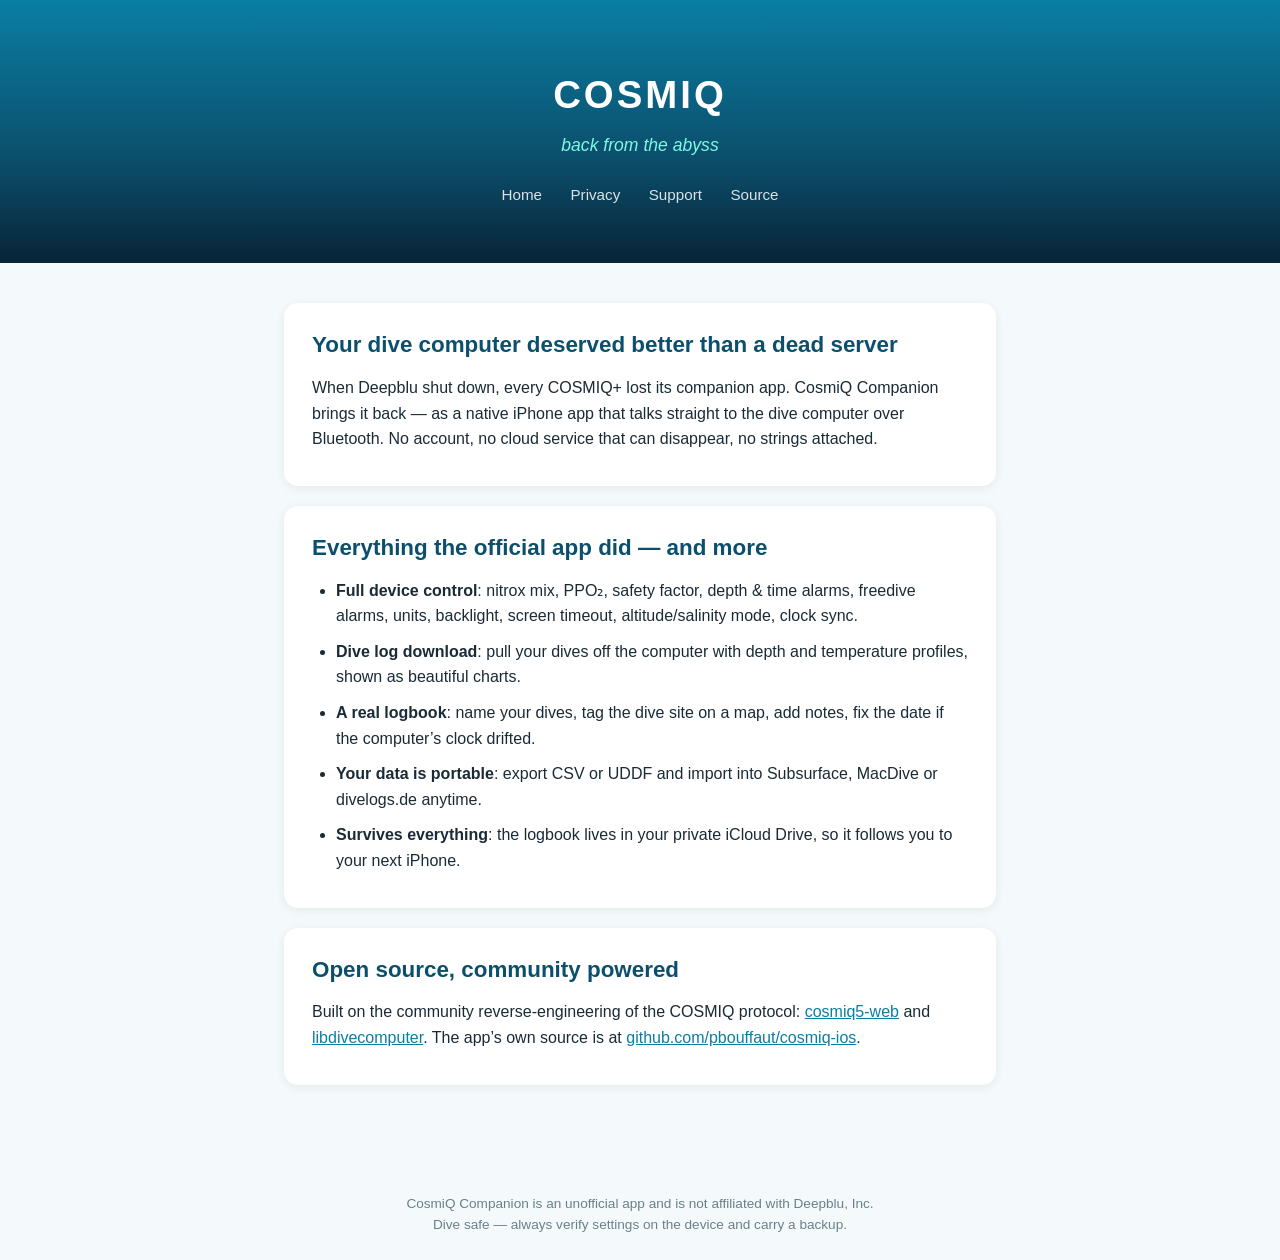
<file: docs/index.html>
<!DOCTYPE html>
<html lang="en">
<head>
  <meta charset="utf-8">
  <meta name="viewport" content="width=device-width, initial-scale=1">
  <title>CosmiQ Companion — your COSMIQ+ dive computer, back from the abyss</title>
  <meta name="description" content="Unofficial iPhone app for the Deepblu COSMIQ+ dive computer: change settings, download dive logs, keep your logbook. No account, no servers.">
  <link rel="stylesheet" href="style.css">
</head>
<body>
  <header>
    <h1>COSMIQ</h1>
    <p class="tagline">back from the abyss</p>
    <nav>
      <a href="index.html">Home</a>
      <a href="privacy.html">Privacy</a>
      <a href="support.html">Support</a>
      <a href="https://github.com/pbouffaut/cosmiq-ios">Source</a>
    </nav>
  </header>
  <main>
    <div class="card">
      <h2>Your dive computer deserved better than a dead server</h2>
      <p>When Deepblu shut down, every COSMIQ+ lost its companion app. CosmiQ Companion
      brings it back — as a native iPhone app that talks straight to the dive computer over
      Bluetooth. No account, no cloud service that can disappear, no strings attached.</p>
    </div>

    <div class="card">
      <h2>Everything the official app did — and more</h2>
      <ul>
        <li><strong>Full device control</strong>: nitrox mix, PPO₂, safety factor, depth &amp; time alarms,
        freedive alarms, units, backlight, screen timeout, altitude/salinity mode, clock sync.</li>
        <li><strong>Dive log download</strong>: pull your dives off the computer with depth and
        temperature profiles, shown as beautiful charts.</li>
        <li><strong>A real logbook</strong>: name your dives, tag the dive site on a map, add notes,
        fix the date if the computer’s clock drifted.</li>
        <li><strong>Your data is portable</strong>: export CSV or UDDF and import into Subsurface,
        MacDive or divelogs.de anytime.</li>
        <li><strong>Survives everything</strong>: the logbook lives in your private iCloud Drive, so it
        follows you to your next iPhone.</li>
      </ul>
    </div>

    <div class="card">
      <h2>Open source, community powered</h2>
      <p>Built on the community reverse-engineering of the COSMIQ protocol:
      <a href="https://github.com/blue-notes-robot/cosmiq5-web">cosmiq5-web</a> and
      <a href="https://github.com/subsurface/libdc">libdivecomputer</a>.
      The app’s own source is at
      <a href="https://github.com/pbouffaut/cosmiq-ios">github.com/pbouffaut/cosmiq-ios</a>.</p>
    </div>
  </main>
  <p class="footer">CosmiQ Companion is an unofficial app and is not affiliated with Deepblu, Inc.<br>
  Dive safe — always verify settings on the device and carry a backup.</p>
</body>
</html>
</file>
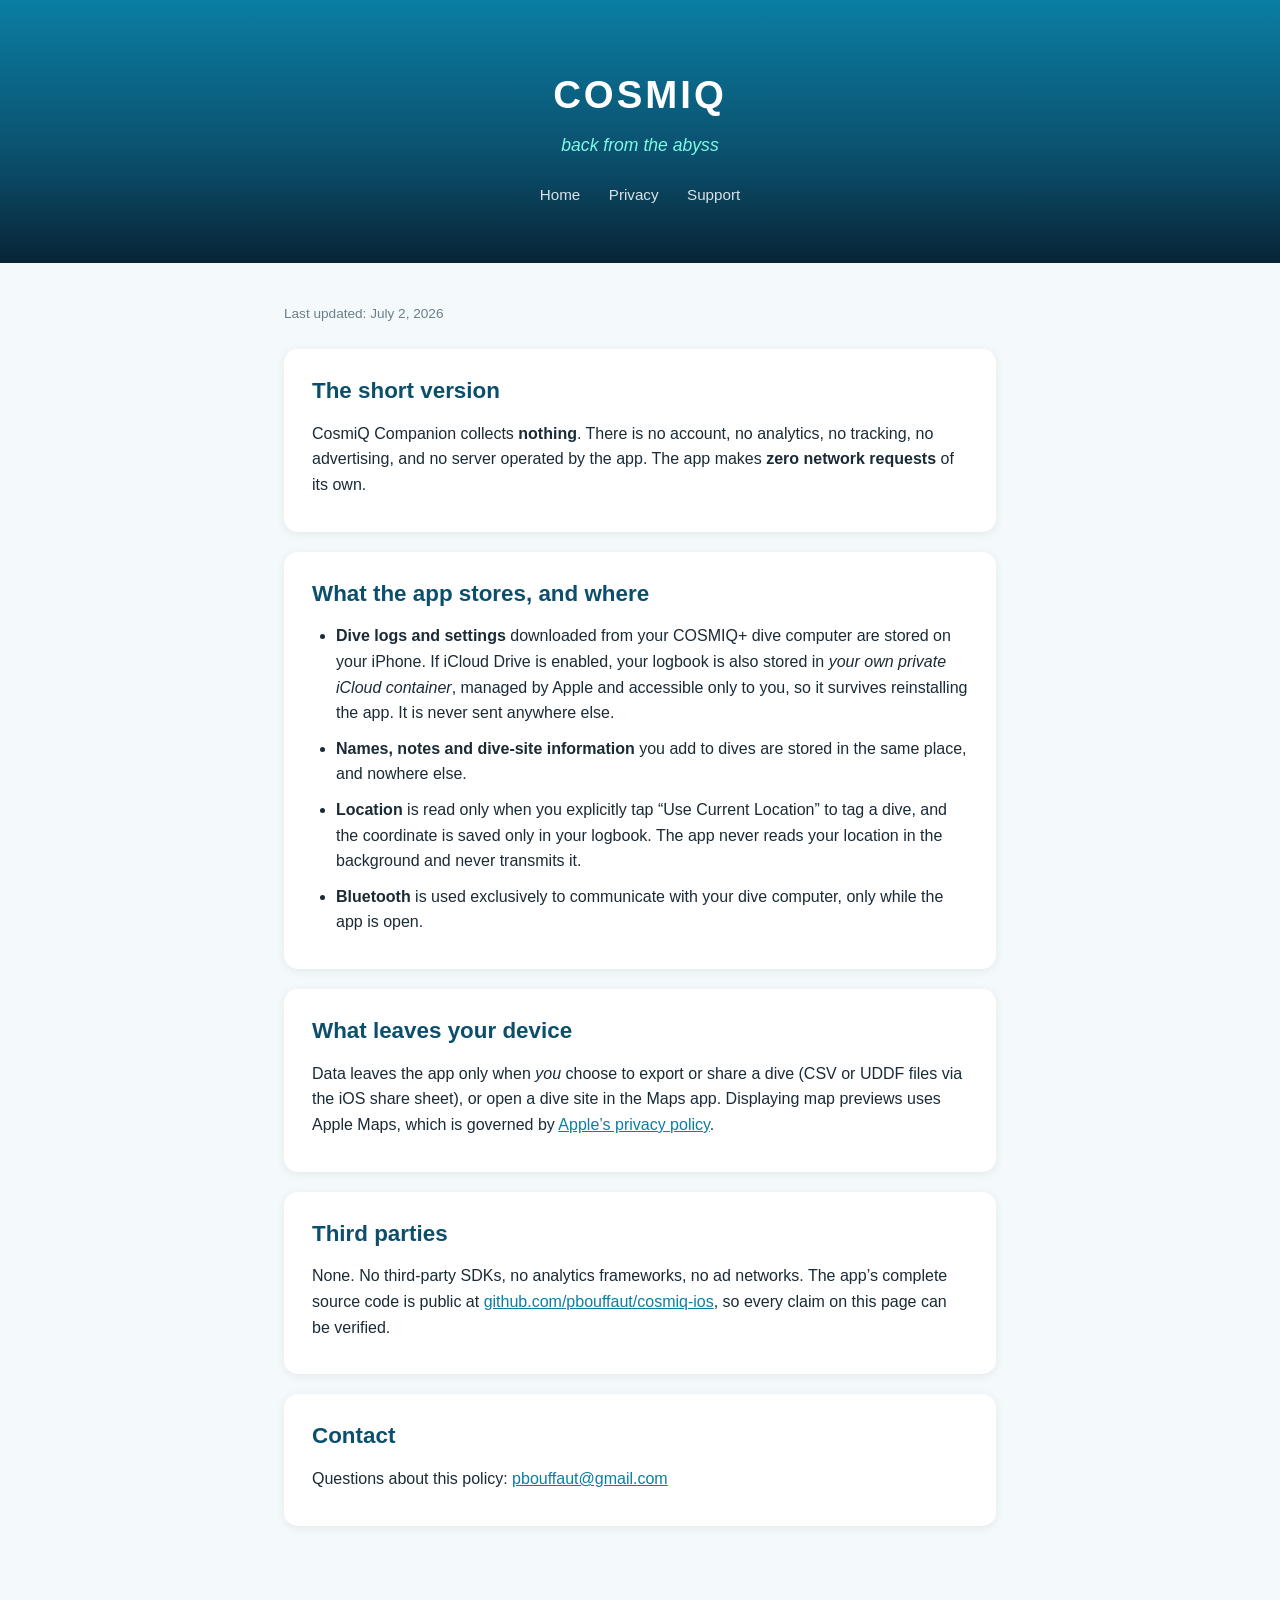
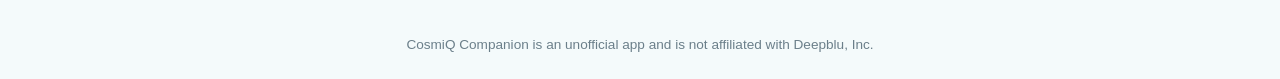
<file: docs/privacy.html>
<!DOCTYPE html>
<html lang="en">
<head>
  <meta charset="utf-8">
  <meta name="viewport" content="width=device-width, initial-scale=1">
  <title>Privacy Policy — CosmiQ Companion</title>
  <link rel="stylesheet" href="style.css">
</head>
<body>
  <header>
    <h1>COSMIQ</h1>
    <p class="tagline">back from the abyss</p>
    <nav>
      <a href="index.html">Home</a>
      <a href="privacy.html">Privacy</a>
      <a href="support.html">Support</a>
    </nav>
  </header>
  <main>
    <p class="updated">Last updated: July 2, 2026</p>

    <div class="card">
      <h2>The short version</h2>
      <p>CosmiQ Companion collects <strong>nothing</strong>. There is no account, no analytics,
      no tracking, no advertising, and no server operated by the app. The app makes
      <strong>zero network requests</strong> of its own.</p>
    </div>

    <div class="card">
      <h2>What the app stores, and where</h2>
      <ul>
        <li><strong>Dive logs and settings</strong> downloaded from your COSMIQ+ dive computer are
        stored on your iPhone. If iCloud Drive is enabled, your logbook is also stored in
        <em>your own private iCloud container</em>, managed by Apple and accessible only to you,
        so it survives reinstalling the app. It is never sent anywhere else.</li>
        <li><strong>Names, notes and dive-site information</strong> you add to dives are stored in the
        same place, and nowhere else.</li>
        <li><strong>Location</strong> is read only when you explicitly tap “Use Current Location” to tag
        a dive, and the coordinate is saved only in your logbook. The app never reads your
        location in the background and never transmits it.</li>
        <li><strong>Bluetooth</strong> is used exclusively to communicate with your dive computer,
        only while the app is open.</li>
      </ul>
    </div>

    <div class="card">
      <h2>What leaves your device</h2>
      <p>Data leaves the app only when <em>you</em> choose to export or share a dive
      (CSV or UDDF files via the iOS share sheet), or open a dive site in the Maps app.
      Displaying map previews uses Apple Maps, which is governed by
      <a href="https://www.apple.com/legal/privacy/">Apple’s privacy policy</a>.</p>
    </div>

    <div class="card">
      <h2>Third parties</h2>
      <p>None. No third-party SDKs, no analytics frameworks, no ad networks.
      The app’s complete source code is public at
      <a href="https://github.com/pbouffaut/cosmiq-ios">github.com/pbouffaut/cosmiq-ios</a>,
      so every claim on this page can be verified.</p>
    </div>

    <div class="card">
      <h2>Contact</h2>
      <p>Questions about this policy: <a href="mailto:pbouffaut@gmail.com">pbouffaut@gmail.com</a></p>
    </div>
  </main>
  <p class="footer">CosmiQ Companion is an unofficial app and is not affiliated with Deepblu, Inc.</p>
</body>
</html>
</file>
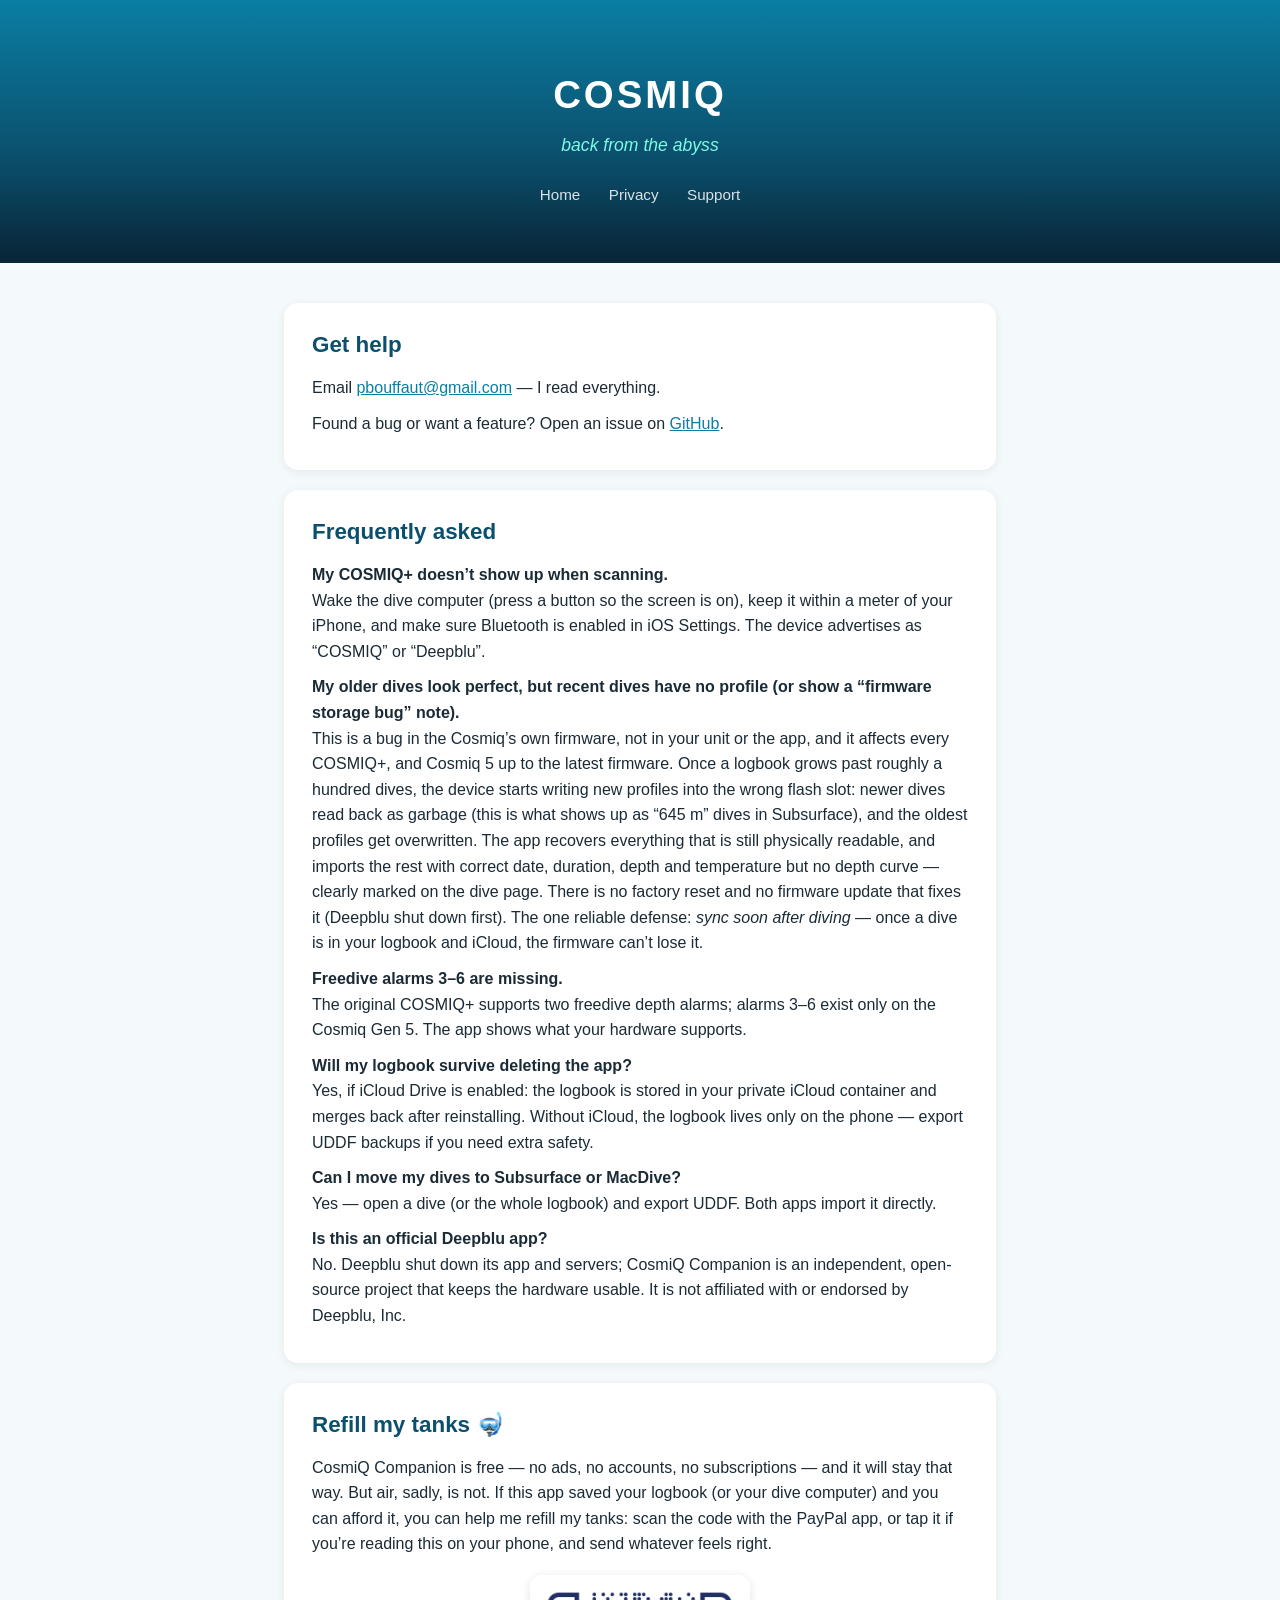
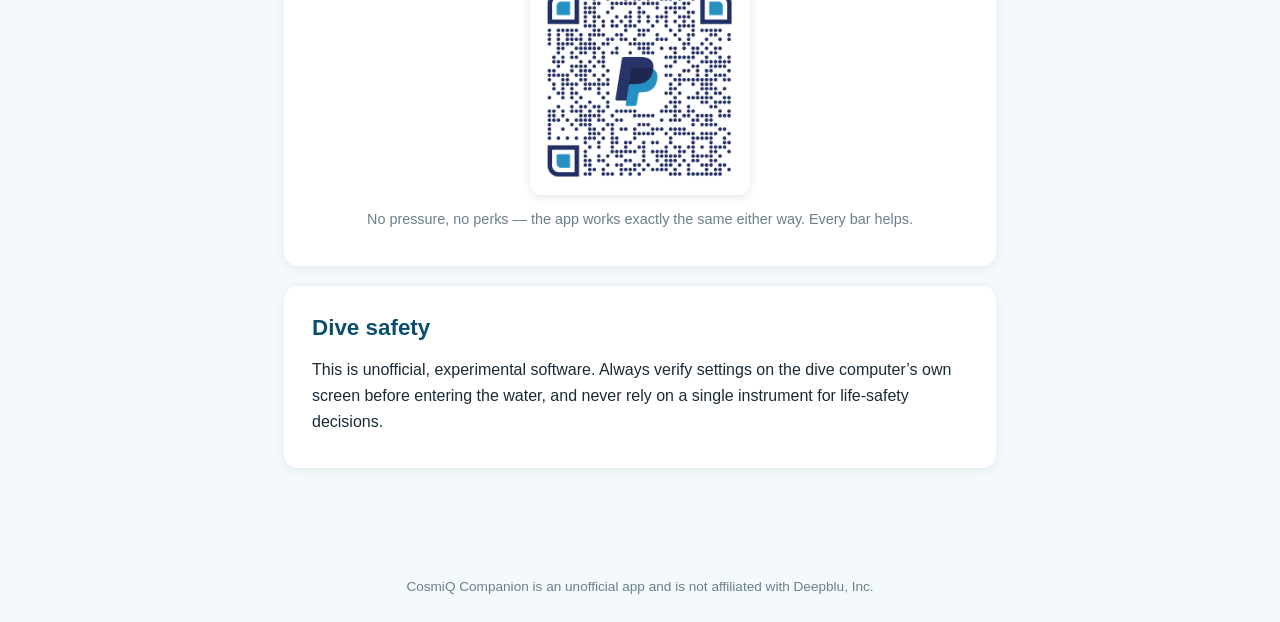
<file: docs/support.html>
<!DOCTYPE html>
<html lang="en">
<head>
  <meta charset="utf-8">
  <meta name="viewport" content="width=device-width, initial-scale=1">
  <title>Support — CosmiQ Companion</title>
  <link rel="stylesheet" href="style.css">
</head>
<body>
  <header>
    <h1>COSMIQ</h1>
    <p class="tagline">back from the abyss</p>
    <nav>
      <a href="index.html">Home</a>
      <a href="privacy.html">Privacy</a>
      <a href="support.html">Support</a>
    </nav>
  </header>
  <main>
    <div class="card">
      <h2>Get help</h2>
      <p>Email <a href="mailto:pbouffaut@gmail.com">pbouffaut@gmail.com</a> — I read everything.</p>
      <p>Found a bug or want a feature? Open an issue on
      <a href="https://github.com/pbouffaut/cosmiq-ios/issues">GitHub</a>.</p>
    </div>

    <div class="card">
      <h2>Frequently asked</h2>
      <p><strong>My COSMIQ+ doesn’t show up when scanning.</strong><br>
      Wake the dive computer (press a button so the screen is on), keep it within a meter of
      your iPhone, and make sure Bluetooth is enabled in iOS Settings. The device advertises
      as “COSMIQ” or “Deepblu”.</p>

      <p><strong>My older dives look perfect, but recent dives have no profile (or show a
      “firmware storage bug” note).</strong><br>
      This is a bug in the Cosmiq’s own firmware, not in your unit or the app, and it affects
      every COSMIQ+, and Cosmiq 5 up to the latest firmware. Once a logbook grows past roughly
      a hundred dives, the device starts writing new profiles into the wrong flash slot: newer
      dives read back as garbage (this is what shows up as “645 m” dives in Subsurface), and the
      oldest profiles get overwritten. The app recovers everything that is still physically
      readable, and imports the rest with correct date, duration, depth and temperature but no
      depth curve — clearly marked on the dive page. There is no factory reset and no firmware
      update that fixes it (Deepblu shut down first). The one reliable defense: <em>sync soon
      after diving</em> — once a dive is in your logbook and iCloud, the firmware can’t lose it.</p>

      <p><strong>Freedive alarms 3–6 are missing.</strong><br>
      The original COSMIQ+ supports two freedive depth alarms; alarms 3–6 exist only on the
      Cosmiq Gen 5. The app shows what your hardware supports.</p>

      <p><strong>Will my logbook survive deleting the app?</strong><br>
      Yes, if iCloud Drive is enabled: the logbook is stored in your private iCloud container
      and merges back after reinstalling. Without iCloud, the logbook lives only on the phone —
      export UDDF backups if you need extra safety.</p>

      <p><strong>Can I move my dives to Subsurface or MacDive?</strong><br>
      Yes — open a dive (or the whole logbook) and export UDDF. Both apps import it directly.</p>

      <p><strong>Is this an official Deepblu app?</strong><br>
      No. Deepblu shut down its app and servers; CosmiQ Companion is an independent,
      open-source project that keeps the hardware usable. It is not affiliated with or endorsed
      by Deepblu, Inc.</p>
    </div>

    <div class="card">
      <h2>Refill my tanks 🤿</h2>
      <p>CosmiQ Companion is free — no ads, no accounts, no subscriptions — and it will stay
      that way. But air, sadly, is not. If this app saved your logbook (or your dive computer)
      and you can afford it, you can help me refill my tanks: scan the code with the PayPal
      app, or tap it if you’re reading this on your phone, and send whatever feels right.</p>
      <p class="qr">
        <a href="https://www.paypal.com/qrcodes/managed/bb07d538-5d51-46c1-bc34-8bad0324420c">
          <img src="paypal-qr.png" alt="PayPal QR code — tip Philippe a tank refill" width="220" height="220">
        </a>
      </p>
      <p class="qr-note">No pressure, no perks — the app works exactly the same either way.
      Every bar helps.</p>
    </div>

    <div class="card">
      <h2>Dive safety</h2>
      <p>This is unofficial, experimental software. Always verify settings on the dive
      computer’s own screen before entering the water, and never rely on a single instrument
      for life-safety decisions.</p>
    </div>
  </main>
  <p class="footer">CosmiQ Companion is an unofficial app and is not affiliated with Deepblu, Inc.</p>
</body>
</html>
</file>
<file: docs/style.css>
:root {
  --foam: #7DF9E4;
  --aqua: #0FB8CE;
  --ocean: #0A7EA3;
  --deep: #0B4F6C;
  --abyss: #082436;
}
* { margin: 0; padding: 0; box-sizing: border-box; }
body {
  font-family: -apple-system, BlinkMacSystemFont, "Segoe UI", Roboto, sans-serif;
  color: #1a2b36;
  background: #f4fafb;
  line-height: 1.6;
}
header {
  background: linear-gradient(180deg, var(--ocean), var(--deep) 60%, var(--abyss));
  color: white;
  text-align: center;
  padding: 64px 24px 56px;
}
header h1 {
  font-size: 2.4rem;
  font-weight: 800;
  letter-spacing: 3px;
}
header .tagline {
  color: var(--foam);
  font-style: italic;
  margin-top: 6px;
  font-size: 1.1rem;
}
header nav { margin-top: 22px; }
header nav a {
  color: white;
  text-decoration: none;
  margin: 0 12px;
  font-size: 0.95rem;
  opacity: 0.85;
}
header nav a:hover { opacity: 1; text-decoration: underline; }
main {
  max-width: 760px;
  margin: 0 auto;
  padding: 40px 24px 64px;
}
main h2 {
  color: var(--deep);
  margin: 36px 0 12px;
  font-size: 1.4rem;
}
main h2:first-child { margin-top: 0; }
main p, main li { margin-bottom: 10px; }
main ul { padding-left: 24px; }
a { color: var(--ocean); }
.card {
  background: white;
  border-radius: 14px;
  padding: 24px 28px;
  margin-bottom: 20px;
  box-shadow: 0 2px 10px rgba(8, 36, 54, 0.08);
}
.footer {
  text-align: center;
  color: #6b7f8a;
  font-size: 0.85rem;
  padding: 24px;
}
.updated { color: #6b7f8a; font-size: 0.85rem; margin-bottom: 24px; }
.qr { text-align: center; margin: 18px 0 6px; }
.qr img { border-radius: 12px; box-shadow: 0 2px 10px rgba(8, 36, 54, 0.12); max-width: 100%; }
.qr-note { text-align: center; color: #6b7f8a; font-size: 0.9rem; }
</file>
